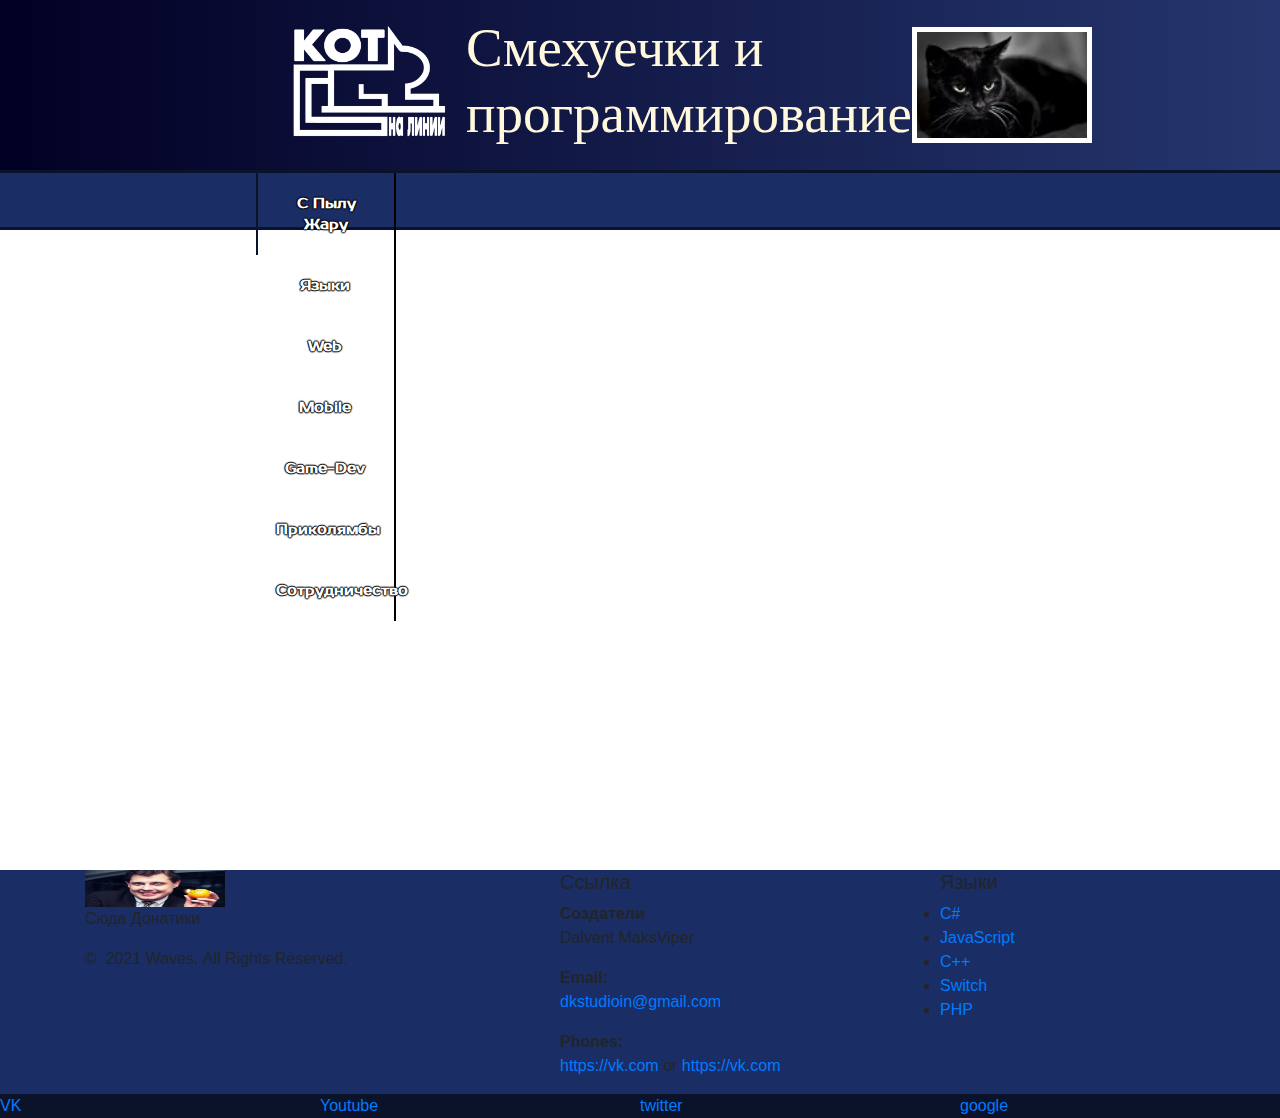
<file: index.html>
<!DOCTYPE html>
<html lang="ru">
<head>
  <meta charset="utf-8">
  <link rel="stylesheet" href="https://stackpath.bootstrapcdn.com/bootstrap/4.3.1/css/bootstrap.min.css" integrity="sha384-ggOyR0iXCbMQv3Xipma34MD+dH/1fQ784/j6cY/iJTQUOhcWr7x9JvoRxT2MZw1T" crossorigin="anonymous">
  <meta name="viewport" content="width=device-width, initial-scale=1">
  <link rel="stylesheet" href="css/style.css">
</head>
<body>  
  <header>
    <div id="logo" class="flex-row-container flex-center-container flex-space-between-container">
      <img src="offers/IMG_3828.png" width="210">
        <div id="site-title-text">
          <h1>Смехуечки и программирование</h1>
        </div>
        <div id="header-cat"><img src="offers/kot.jpg" width="170"></div>
    </div>

    <nav>
        <div class="nav-item">С Пылу Жару</div>
        <div class="nav-item">Языки</div>
        <div class="nav-item">Web</div>
        <div class="nav-item">Mobile</div>
        <div class="nav-item">Game-Dev</div>
        <div class="nav-item">Приколямбы</div>
        <div class="nav-item">Сотрудничество</div>
    </nav>
  </header>
  <footer class="section footer-classic context-dark bg-image" style="background: #1a2d65; margin-top: 50%;">
    <div class="container">
      <div class="row row-30">
        <div class="col-md-4 col-xl-5">
          <div class="pr-xl-4"><a class="brand" href="index.html"><img class="brand-logo-light" src="offers/pon.jpg" alt="" width="140" height="37" srcset="images/agency/logo-retina-inverse-280x74.png 2x"></a>
            <p><a>Сюда Донатики</a></p>
            <!-- Rights-->
            <p class="rights"><span>©  </span><span class="copyright-year">2021</span><span> </span><span>Waves</span><span>. </span><span>All Rights Reserved.</span></p>
          </div>
        </div>
        <div class="col-md-4">
          <h5>Ссылка</h5>
          <dl class="contact-list">
            <dt>Создатели</dt>
            <dd>Dalvent MaksViper</dd>
          </dl>
          <dl class="contact-list">
            <dt>Email:</dt>
            <dd><a href="mailto:#">dkstudioin@gmail.com</a></dd>
          </dl>
          <dl class="contact-list">
            <dt>Phones:</dt>
            <dd><a href="tel:#">https://vk.com</a> <span>or</span> <a href="tel:#">https://vk.com</a>
            </dd>
          </dl>
        </div>
        <div class="col-md-4 col-xl-3">
          <h5>Языки</h5>
          <ul class="nav-list">
            <li><a href="#">С#</a></li>
            <li><a href="#">JavaScript</a></li>
            <li><a href="#">C++</a></li>
            <li><a href="#">Switch</a></li>
            <li><a href="#">PHP</a></li>
          </ul>
        </div>
      </div>
    </div>
    <div class="row no-gutters social-container" style="background: #0b132b;">
      <div class="col"><a class="social-inner" href="#"><span class="icon mdi mdi-facebook"></span><span>VK</span></a></div>
      <div class="col"><a class="social-inner" href="#"><span class="icon mdi mdi-instagram"></span><span>Youtube</span></a></div>
      <div class="col"><a class="social-inner" href="#"><span class="icon mdi mdi-twitter"></span><span>twitter</span></a></div>
      <div class="col"><a class="social-inner" href="#"><span class="icon mdi mdi-youtube-play"></span><span>google</span></a></div>
    </div>
  </footer>
</body>
</html>
</file>
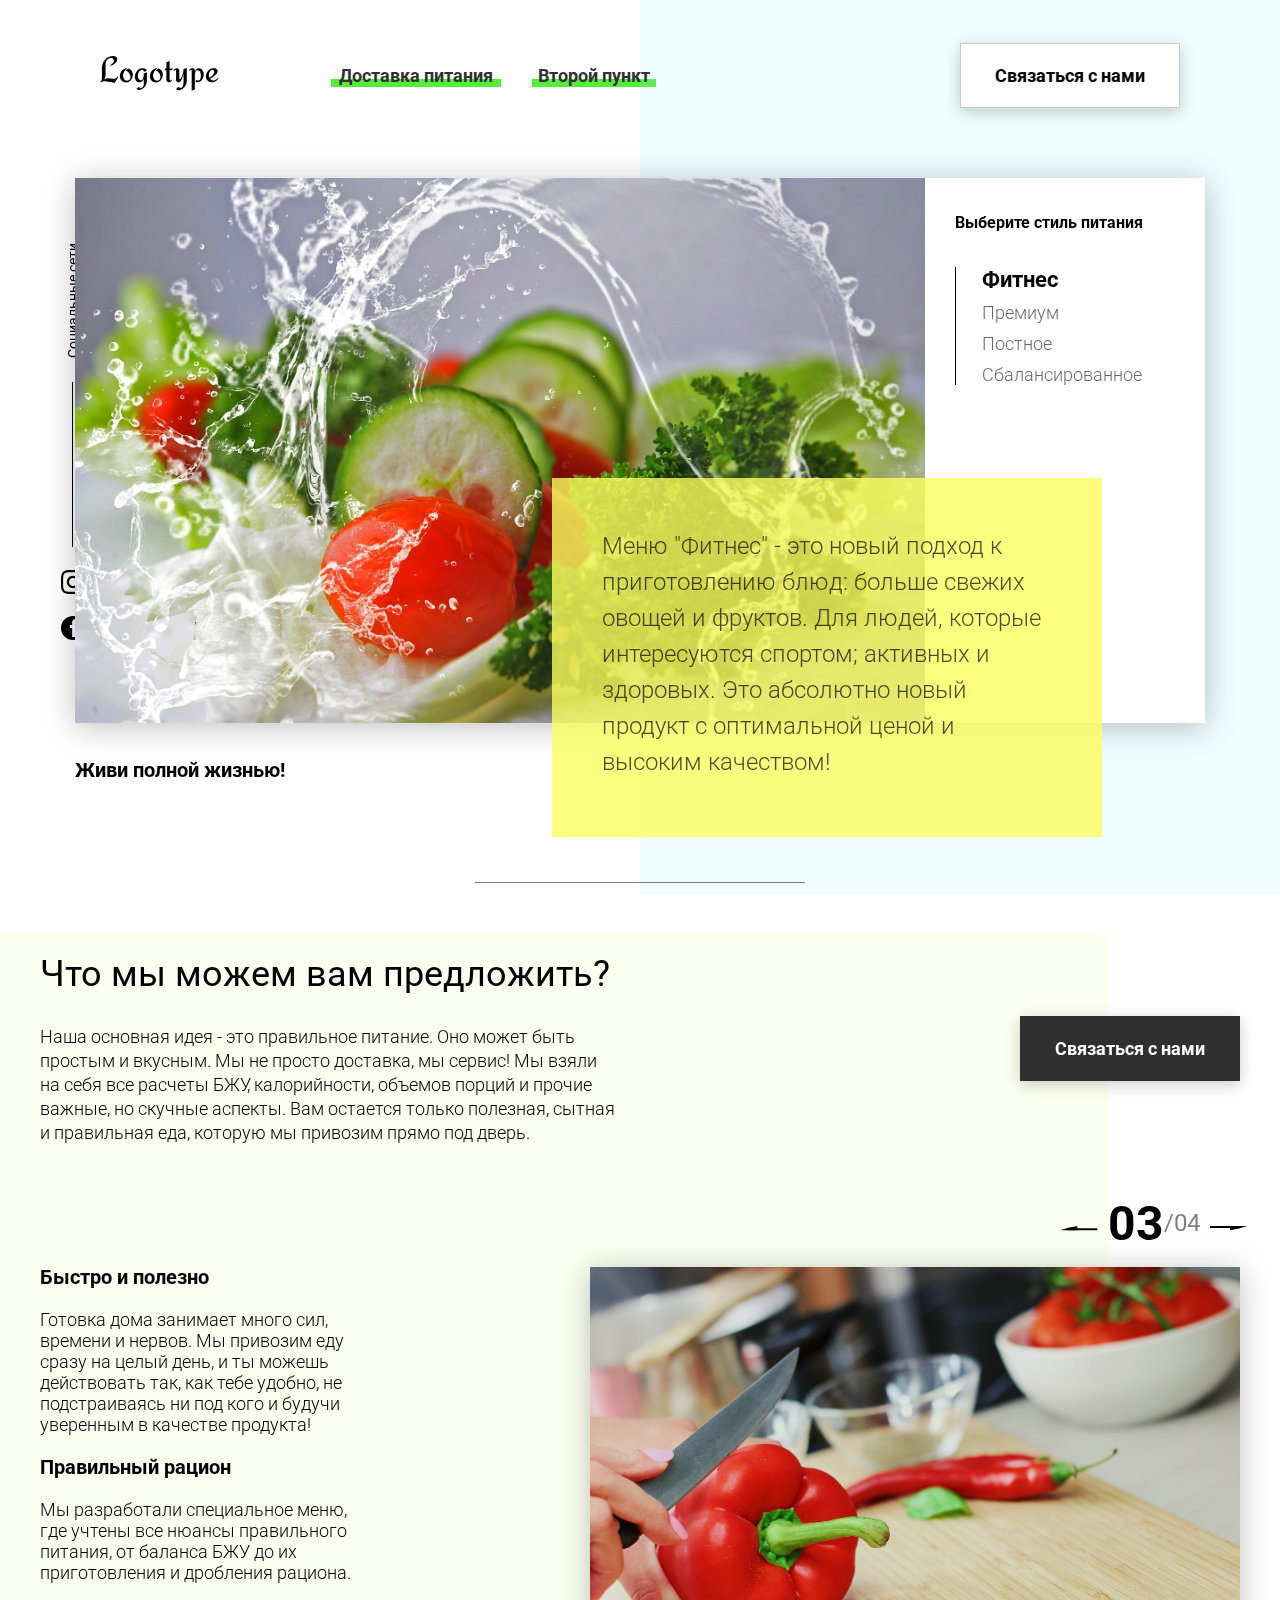
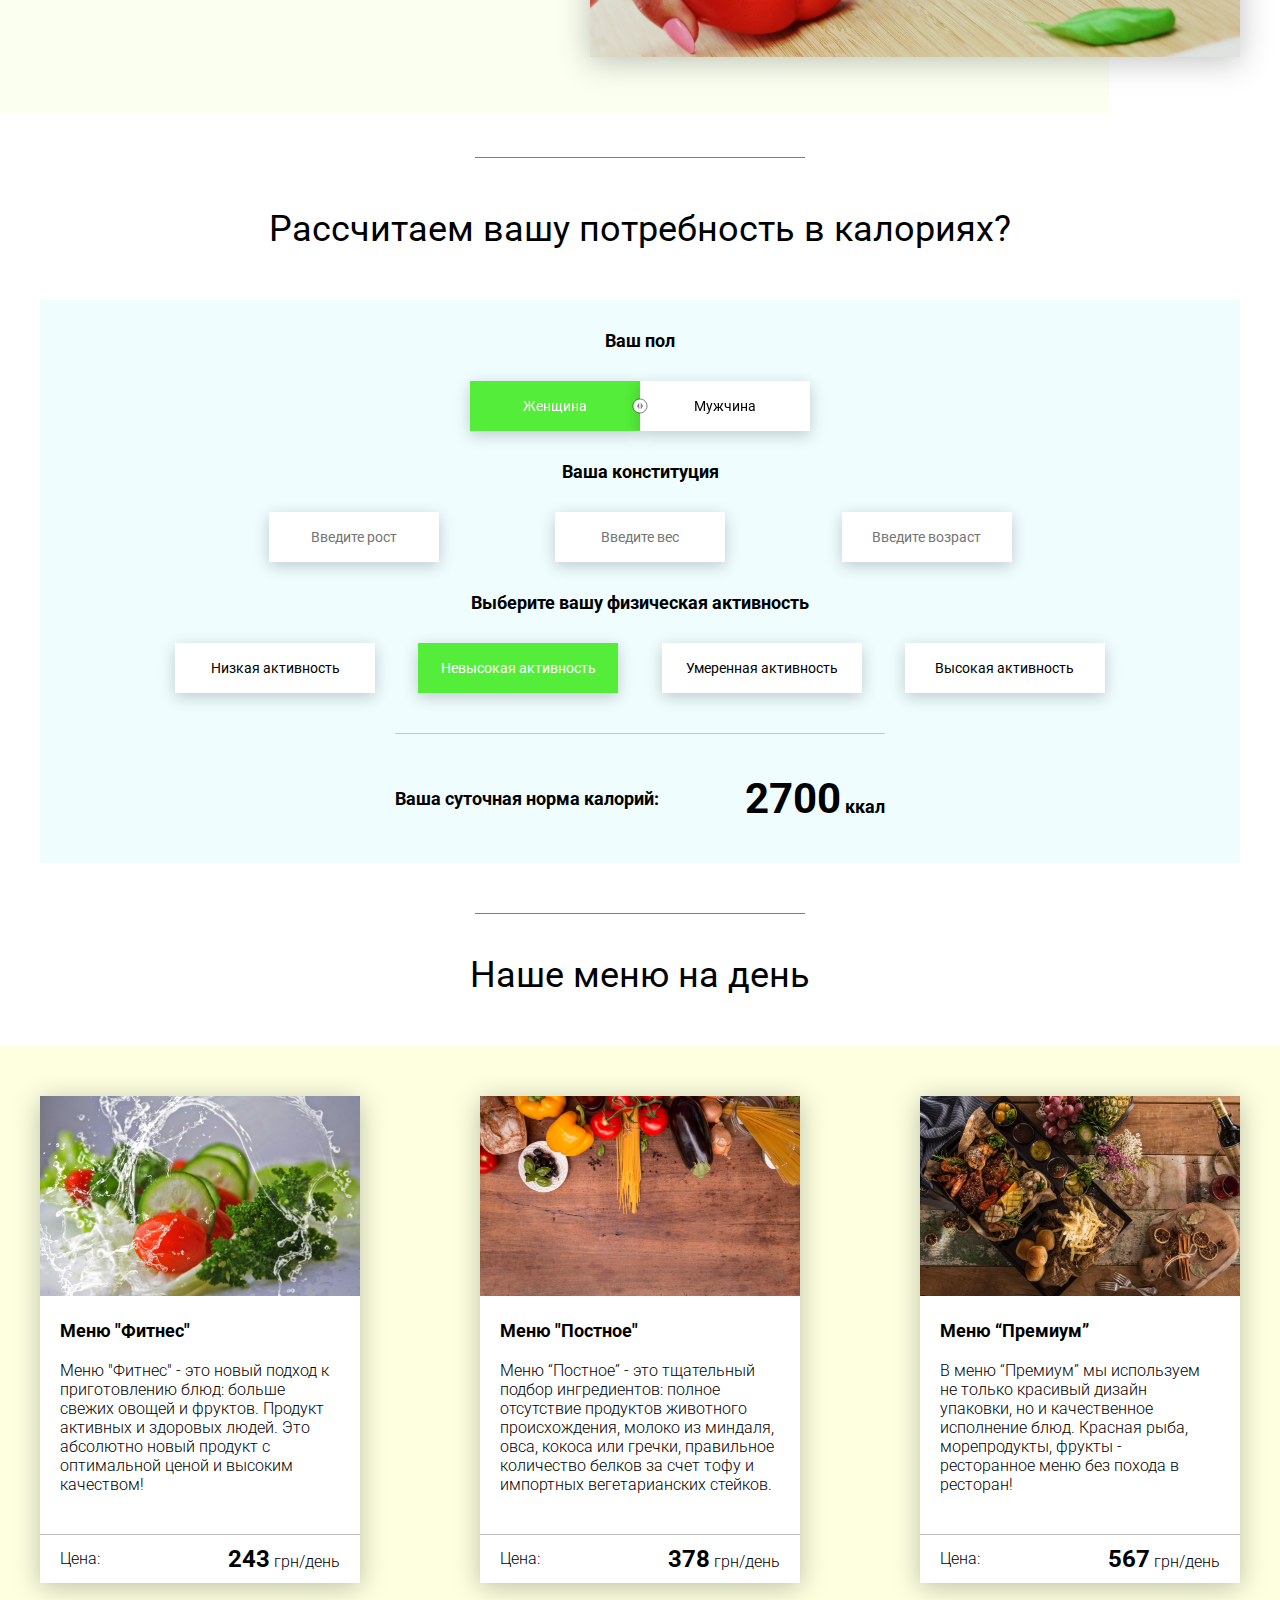
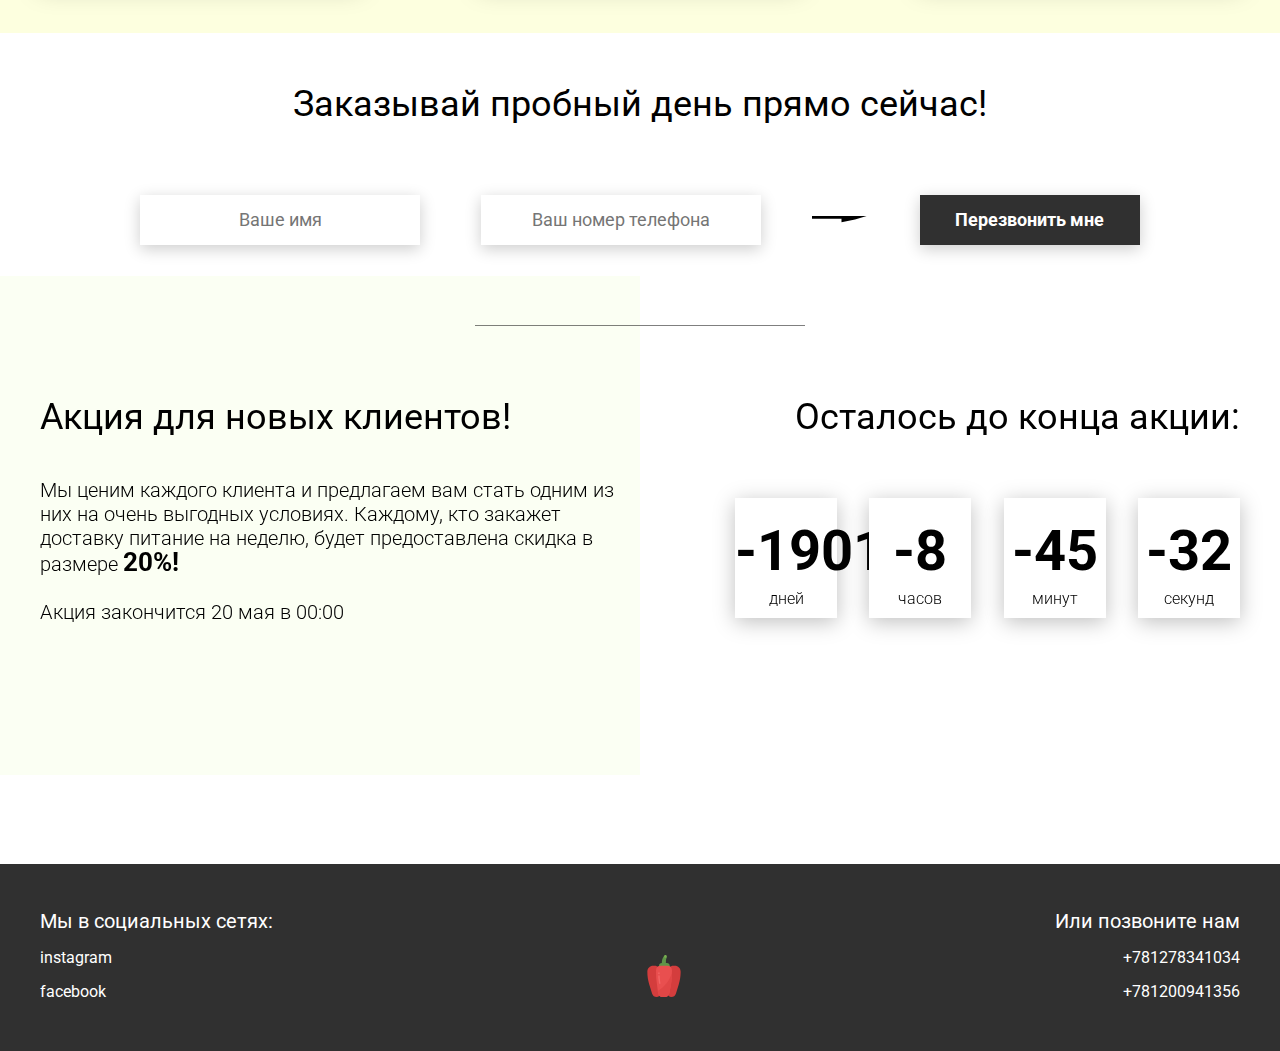
<file: Cource-master/index.html>
<!DOCTYPE html>
<html lang="en">
<head>
    <meta charset="UTF-8">
    <meta name="viewport" content="width=device-width, initial-scale=1.0">
    <title>Food</title>
    <link rel="stylesheet" href="css/style.css">
</head>
<body>
    <header class="header">
        <div class="header__left-block">
            <div class="header__logo">
                <img src="icons/logo.svg" alt="Логотип">
            </div>
            <nav class="header__links">
                <a href="#" class="header__link">Доставка питания</a>
                <a href="#" class="header__link">Второй пункт</a>
            </nav>
        </div>
        <div class="header__right-block">
            <button data-modal class="btn btn_white">Связаться с нами</button>
        </div>
    </header>
    <div class="sidepanel">
        <div class="sidepanel__text"><span>Социальные сети</span></div>
        <div class="sidepanel__divider"></div>
        <a href="#" class="sidepanel__icon">
            <img src="icons/instagram.svg" alt="instagram">
        </a>
        <a href="#" class="sidepanel__icon">
            <img src="icons/facebook.svg" alt="facebook">
        </a>
    </div>

    <div class="preview">
        <div class="bgc_blue"></div>
        <div class="container">
            <div class="tabcontainer">
                <div class="tabcontent">
                    <img src="img/tabs/vegy.jpg" alt="vegy">
                    <div class="tabcontent__descr">
                        Меню "Фитнес" - это новый подход к приготовлению блюд: больше свежих овощей и фруктов. Для людей, которые интересуются спортом; активных и здоровых. Это абсолютно новый продукт с оптимальной ценой и высоким качеством!
                    </div>
                </div>
                 <div class="tabcontent">
                    <img src="img/tabs/elite.jpg" alt="elite">
                    <div class="tabcontent__descr">
                        Меню “Премиум” - мы используем не только красивый дизайн упаковки, но и качественное исполнение блюд. Красная рыба, морепродукты, фрукты - ресторанное меню без похода в ресторан!                                     
                    </div>
                </div>
                <div class="tabcontent">
                    <img src="img/tabs/post.jpg" alt="post">
                    <div class="tabcontent__descr">
                        Наше специальное “Постное меню” - это тщательный подбор ингредиентов: полное отсутствие продуктов животного происхождения. Полная гармония с собой и природой в каждом элементе! Все будет Ом!                                     
                    </div>
                </div>
                <div class="tabcontent">
                    <img src="img/tabs/vegy.jpg" alt="vegy">
                    <div class="tabcontent__descr">
                        Меню "Сбалансированное" - это соответствие вашего рациона всем научным рекомендациям. Мы тщательно просчитываем вашу потребность в к/б/ж/у и создаем лучшие блюда для вас.
                    </div>
                </div> 
                <div class="tabheader">
                    <h3>Выберите стиль питания</h3>
                    <div class="tabheader__items">
                        <div class="tabheader__item tabheader__item_active">Фитнес</div>
                        <div class="tabheader__item">Премиум</div>
                        <div class="tabheader__item">Постное</div>
                        <div class="tabheader__item">Сбалансированное</div>
                    </div>
                </div>
            </div>
            <div class="preview__life">Живи полной жизнью!</div>
        </div>
    </div>

    <div class="divider"></div>

    <div class="offer">
        <div class="bgc_y"></div>
        <div class="container">
            <div class="offer__text">
                <h2 class="title">Что мы можем вам предложить?</h2>
                <div class="offer__descr">
                    Наша основная идея - это правильное питание. Оно может быть простым и вкусным. Мы не просто доставка, мы сервис! Мы взяли на себя все расчеты БЖУ, калорийности, объемов порций и прочие важные, но скучные аспекты. Вам остается только полезная, сытная и правильная еда, которую мы привозим прямо под дверь.
                </div>
            </div>
            <div class="offer__action">
                <button data-modal class="btn btn_dark">Связаться с нами</button>
            </div>
        </div>
        <div class="container">
            <div class="offer__advantages">
                <h2>Быстро и полезно</h2>
                <div class="offer__advantages-text">
                    Готовка дома занимает много сил, времени и нервов. Мы привозим еду сразу на целый день, и ты можешь действовать так, как тебе удобно, не подстраиваясь ни под кого и будучи уверенным в качестве продукта!
                </div>
                <h2>Правильный рацион</h2>
                <div class="offer__advantages-text">
                    Мы разработали специальное меню, где учтены все нюансы правильного питания, от баланса БЖУ до их приготовления и дробления рациона.
                </div>
            </div>
            <div class="offer__slider">
                <div class="offer__slider-counter">
                    <div class="offer__slider-prev">
                        <img src="icons/left.svg" alt="prev">
                    </div>
                    <span id="current">03</span>
                    /
                    <span id="total">04</span>
                    <div class="offer__slider-next">
                        <img src="icons/right.svg" alt="next">
                    </div>
                </div>
                <div class="offer__slider-wrapper">
                    <div class="offer__slide">
                        <img src="img/slider/pepper.jpg" alt="pepper">
                    </div>
                    <!-- <div class="offer__slide">
                        <img src="img/slider/food-12.jpg" alt="food">
                    </div>
                    <div class="offer__slide">
                        <img src="img/slider/olive-oil.jpg" alt="oil">
                    </div>
                    <div class="offer__slide">
                        <img src="img/slider/paprika.jpg" alt="paprika">
                    </div> -->
                </div>
            </div>
        </div>
    </div>

    <div class="divider"></div>

    <div class="calculating">
        <div class="container">
            <h2 class="title">Рассчитаем вашу потребность в калориях?
            </h2>
            <div class="calculating__field">
                <div class="calculating__subtitle">
                    Ваш пол
                </div>
                <div class="calculating__choose" id="gender">
                    <div class="calculating__choose-item calculating__choose-item_active">Женщина</div>
                    <div class="calculating__choose-item">Мужчина</div>
                </div>

                <div class="calculating__subtitle">
                    Ваша конституция
                </div>
                <div class="calculating__choose calculating__choose_medium">
                    <input type="text" id="height" placeholder="Введите рост" class="calculating__choose-item">
                    <input type="text" id="weight" placeholder="Введите вес"  class="calculating__choose-item">
                    <input type="text" id="age" placeholder="Введите возраст" class="calculating__choose-item">
                </div>

                <div class="calculating__subtitle">
                    Выберите вашу физическая активность
                </div>
                <div class="calculating__choose calculating__choose_big">
                    <div id="low" class="calculating__choose-item">Низкая активность </div>
                    <div id="small"  class="calculating__choose-item calculating__choose-item_active">Невысокая активность</div>
                    <div id="medium" class="calculating__choose-item">Умеренная активность</div>
                    <div id="high" class="calculating__choose-item">Высокая активность</div>
                </div>

                <div class="calculating__divider"></div>

                <div class="calculating__total">
                    <div class="calculating__subtitle">
                        Ваша суточная норма калорий:
                    </div>
                    <div class="calculating__result">
                        <span>2700</span> ккал
                    </div>
                </div>
            </div>
        </div>
    </div>

    <div class="divider"></div>

    <div class="menu">
        <h2 class="title">Наше меню на день</h2>

        <div class="menu__field">
            <div class="container">
                
            </div>
        </div>
    </div>

    <div class="order">
        <div class="container">
            <div class="title">Заказывай пробный день прямо сейчас!</div>
            <form action="#" class="order__form">
                <input required placeholder="Ваше имя" name="name" type="text" class="order__input">
                <input required placeholder="Ваш номер телефона" name="phone" type="phone" class="order__input">
                <img src="icons/right.svg" alt="right">
                <button class="btn btn_dark btn_min">Перезвонить мне</button>
            </form>
        </div>
    </div>

    <div class="divider"></div>

    <div class="promotion">
        <div class="bgc_y"></div>
        <div class="container">
            <div class="promotion__text">
                <div class="title">Акция для новых клиентов!</div>
                <div class="promotion__descr">
                    Мы ценим каждого клиента и предлагаем вам стать одним из них на очень выгодных условиях. 
                    Каждому, кто закажет доставку питание на неделю, будет предоставлена скидка в размере <span>20%!</span>
                    <br><br>
                    Акция закончится 20 мая в 00:00
                </div>
            </div>
            <div class="promotion__timer">
                <div class="title">Осталось до конца акции:</div>
                <div class="timer">
                    <div class="timer__block">
                        <span id="days">12</span>
                        дней
                    </div>
                    <div class="timer__block">
                        <span id="hours">20</span>
                        часов
                    </div>
                    <div class="timer__block">
                        <span id="minutes">56</span>
                        минут
                    </div>
                    <div class="timer__block">
                        <span id="seconds">20</span>
                        секунд
                    </div>
                </div>
            </div>
        </div>
    </div>

    <footer class="footer">
        <div class="container">
            <div class="social">
                <div class="subtitle">Мы в социальных сетях:</div>
                <a href="#" class="link">instagram</a>
                <a href="#" class="link">facebook</a>
            </div>
            <div class="pepper">
                <img src="icons/veg.svg" alt="pepper">
            </div>
            <div class="call">
                <div class="subtitle">Или позвоните нам</div>
                <a href="#" class="link">+781278341034</a>
                <a href="#" class="link">+781200941356</a>
            </div>
        </div>
    </footer>

    <div class="modal">
        <div class="modal__dialog">
            <div class="modal__content">
                <form action="#">
                    <div modal-close class="modal__close">&times;</div>
                    <div class="modal__title">Мы свяжемся с вами как можно быстрее!</div>
                    <input required placeholder="Ваше имя" name="name" type="text" class="modal__input">
                    <input required placeholder="Ваш номер телефона" name="phone" type="phone" class="modal__input">
                    <button class="btn btn_dark btn_min">Перезвонить мне</button>
                </form>
            </div>
        </div>
    </div>
    <script src="js/script.js"></script>
</body>
</html>
</file>
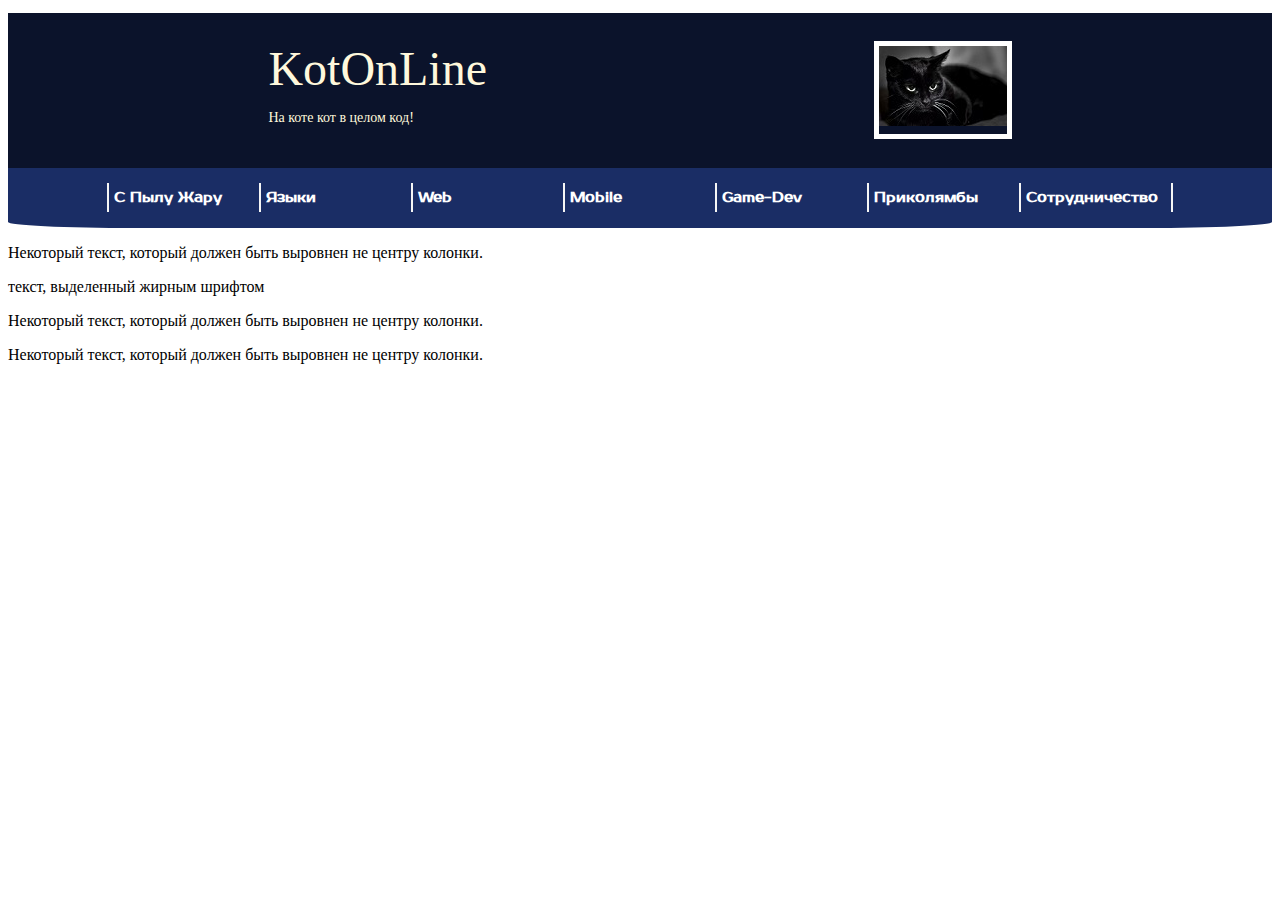
<file: KotOnLine/index.html>
<!DOCTYPE html>
<html lang="ru">
<head>
<meta charset="utf-8">
<meta name="author" content="Mnogoblog">
<meta name="viewport" content="width=device-width, initial-scale=1">
<meta http-equiv="x-ua-compatible" content="ie=edge">
<link rel="stylesheet" href="css/style.css">
<link rel="stylesheet" href="https://stackpath.bootstrapcdn.com/bootstrap/4.1.1/css/bootstrap.min.css" 
integrity="sha384-WskhaSGFgHYWDcbwN70/dfYBj47jz9qbsMId/iRN3ewGhXQFZCSftd1LZCfmhktB" crossorigin="anonymous">
<link rel="preconnect" href="https://fonts.gstatic.com">
<link href="https://fonts.googleapis.com/css2?family=Amatic+SC&family=Permanent+Marker&display=swap" rel="stylesheet">
<script src="https://code.jquery.com/jquery-3.3.1.slim.min.js" 
integrity="sha384-q8i/X+965DzO0rT7abK41JStQIAqVgRVzpbzo5smXKp4YfRvH+8abtTE1Pi6jizo" crossorigin="anonymous">
</script>
</head>
<body>  
  <header >
    <div class="pre-nav">
        <div class="h centerius">KotOnLine
          <p>На коте кот в целом код!</p>
        </div>
        <div class="kot centerius"><img src="offers/kot.jpg" alt=""></div>
    </div>

    <div class="navigater">
        <div class="item">С Пылу Жару</div>
        <div class="item">Языки</div>
        <div class="item">Web</div>
        <div class="item">Mobile</div>
        <div class="item">Game-Dev</div>
        <div class="item">Приколямбы</div>
        <div class="item">Сотрудничество</div>
        
    </div>
  </header> 

  <div class="container">
        <div class="row justify-content-center ">
            <div class="col my-auto">
            <p>Некоторый текст, который должен быть выровнен не центру 
            колонки.</p>текст, выделенный жирным шрифтом</div>
            <div class="col my-auto">
            <p>Некоторый текст, который должен быть выровнен не центру 
            колонки.</p></div>
            <div class="col my-auto">
            <p>Некоторый текст, который должен быть выровнен не центру 
            колонки.</p></div>
            </div>
        </div>
  </div>
    </body>
    </html>
</file>
<file: css/style.css>
@import url('https://fonts.googleapis.com/css2?family=Press+Start+2P&family=Prosto+One&display=swap%27');

* {
    padding: 0;
    margin: 0;
}

.flex-row-container {
    display: flex;
    flex-direction: row;
}

.flex-center-container {
    align-items: center;
}

.flex-space-between-container {
    justify-content:space-between;
}

.flex-column-container {
    display: flex;
    flex-direction: column;
}

header {
    background: rgb(2,0,36);
    background: linear-gradient(90deg, rgba(2,0,36,1) 0%, rgba(37,54,110,1) 100%);
}

#logo,
nav {
    padding-left: 20%; 
    padding-right: 20%; 
}

#logo {
    color: cornsilk;
    height: 170px;
    font-family: 'Permanent Marker', cursive;
}

#site-title-text>h1 {
    font-size: 55px;
}
#site-title-text>p {
    font-size: 18px;
}

nav {
    border-top: 3px solid #0b132b;
    border-bottom: 3px solid #0b132b;
    background: #1a2d65;
    height: 60px;
}

#header-cat {
    height: auto;
    border: 5px solid white;
}

.nav-item:first-child {
    border-left: 2px solid #0b132b;
}

.nav-item {
    color: #ffffff;
    font-size: 14px;
    border-right: 2px solid black;
    padding: 20px 20px 20px 20px;
    font-weight: bold;
    font-family: 'Prosto One', cursive;
    width: 140px;
    text-align: center;
    text-shadow: 1px 0 1px #000, 0 1px 1px #000, -1px 0 1px #000, 0 -1px 1px #000;
}

.nav-item:hover {
    background: rgb(92,87,184);
    background: radial-gradient(circle, #49a8ac 0%, rgba(26,45,101,1) 100%);
}
</file>
<file: Cource-master/css/style.css>
@import url(https://fonts.googleapis.com/css?family=Roboto:300,400,700&display=swap&subset=cyrillic-ext);
* {
  box-sizing: border-box;
  margin: 0;
  padding: 0;
  font-family: Roboto, sans-serif;
}
a {
  text-decoration: none;
}
.btn {
  width: 220px;
  height: 65px;
  display: flex;
  justify-content: center;
  align-items: center;
  background-color: #fff;
  font-size: 18px;
  font-weight: 700;
  border: 1px solid rgba(0, 0, 0, 0.2);
  box-shadow: 0 4px 15px rgba(0, 0, 0, 0.2);
  cursor: pointer;
  transition: 0.3s all;
  outline: 0;
}
.btn_white {
  background-color: #fff;
}
.btn_dark {
  background-color: #303030;
  color: #fff;
  border: none;
}
.btn_min {
  height: 50px;
}
.btn:hover {
  box-shadow: 0 4px 30px rgba(0, 0, 0, 0.3);
}
.container {
  max-width: 1200px;
  margin: 0 auto;
}
.divider {
  width: 330px;
  height: 1px;
  margin: 0 auto;
  background-color: rgba(0, 0, 0, 0.5);
}
.title {
  font-size: 36px;
  font-weight: 400;
}
.header {
  display: flex;
  justify-content: space-between;
  align-items: center;
  height: 150px;
  padding: 0 100px;
}
.header__left-block {
  display: flex;
  justify-content: space-between;
  min-width: 550px;
}
.header__logo {
  max-width: 170px;
}
.header__logo img {
  width: 100%;
}
.header__links {
  display: flex;
  align-items: center;
}
.header__link {
  position: relative;
  margin-right: 45px;
  font-weight: 700;
  font-size: 18px;
  color: #303030;
}
.header__link:after {
  content: "";
  position: absolute;
  display: block;
  width: 110%;
  left: -5%;
  bottom: -1px;
  z-index: -1;
  height: 8px;
  background: #54ed39;
}
.header__link:last-child {
  margin-right: 0;
}
.sidepanel {
  position: fixed;
  left: 60px;
  top: 240px;
  height: 400px;
  width: 25px;
  display: flex;
  flex-direction: column;
  justify-content: space-between;
  align-items: center;
}
.sidepanel__text {
  width: 120px;
  height: 120px;
  font-size: 14px;
}
.sidepanel__text span {
  display: flex;
  transform: rotate(-90deg) translateX(-50px);
}
.sidepanel__divider {
  width: 1px;
  height: 165px;
  background-color: #000;
}
.sidepanel__icon {
  width: 24px;
  height: 24px;
}
.sidepanel__icon img {
  width: 100%;
}
.preview {
  padding: 28px 0 100px 0;
  position: relative;
}
.preview__life {
  font-weight: 700;
  font-size: 20px;
  margin-left: 35px;
  margin-top: 35px;
}
.bgc_blue {
  position: absolute;
  right: 0;
  top: -155px;
  width: 50vw;
  height: 900px;
  background: rgba(146, 242, 255, 0.15);
  z-index: -1;
}
.tabcontainer {
  display: flex;
  width: 1130px;
  margin: 0 auto;
  box-shadow: 0 4px 30px rgba(0, 0, 0, 0.25);
}
.tabcontent {
  width: 850px;
  position: relative;
}
.tabcontent img {
  width: 100%;
  height: 100%;
  object-fit: cover;
}
.tabcontent__descr {
  position: absolute;
  top: 300px;
  right: -177px;
  width: 550px;
  height: 359px;
  background: rgba(251, 254, 93, 0.8);
  padding: 50px;
  font-size: 24px;
  font-weight: 300;
  line-height: 36px;
  color: rgba(0, 0, 0, 0.7);
}
.tabheader {
  width: 280px;
  padding: 35px 30px;
  background-color: #fff;
}
.tabheader h3 {
  font-weight: 700;
  font-size: 16px;
}
.tabheader__items {
  margin-top: 35px;
  padding-left: 26px;
  border-left: 1px solid #000;
}
.tabheader__item {
  font-weight: 700;
  font-size: 18px;
  font-weight: 300;
  margin-top: 10px;
  color: rgba(0, 0, 0, 0.6);
  cursor: pointer;
  transition: 0.3s all;
}
.tabheader__item_active {
  color: #000;
  font-size: 22px;
  font-weight: 700;
}
.offer {
  padding: 70px 0 100px 0;
  position: relative;
}
.offer .container {
  display: flex;
  justify-content: space-between;
}
.offer .bgc_y {
  position: absolute;
  width: 1109px;
  height: 780px;
  background: rgba(243, 255, 222, 0.45);
  z-index: -1;
  top: 50px;
}
.offer__text {
  width: 580px;
}
.offer__descr {
  font-size: 18px;
  margin-top: 30px;
  font-weight: 300;
  line-height: 24px;
}
.offer__action {
  display: flex;
  align-items: center;
  justify-content: flex-end;
}
.offer__advantages {
  width: 330px;
  margin-top: 50px;
}
.offer__advantages h2 {
  font-weight: 700;
  font-size: 20px;
  margin-top: 20px;
}
.offer__advantages h2:first-child {
  margin-top: 70px;
}
.offer__advantages-text {
  margin-top: 20px;
  font-size: 18px;
  font-weight: 300;
  line-height: 21px;
}
.offer__slider {
  width: 650px;
  margin-top: 50px;
  display: flex;
  flex-direction: column;
  align-items: flex-end;
}
.offer__slider-counter {
  display: flex;
  width: 180px;
  align-items: center;
  font-size: 24px;
  color: rgba(0, 0, 0, 0.5);
}
.offer__slider-wrapper {
  width: 100%;
  margin-top: 15px;
  box-shadow: 0 4px 30px rgba(0, 0, 0, 0.25);
}
.offer__slider-prev {
  margin-right: 10px;
  cursor: pointer;
}
.offer__slider-next {
  margin-left: 10px;
  cursor: pointer;
}
.offer__slider #current {
  font-size: 48px;
  font-weight: 700;
  color: #000;
}
.offer__slide {
  width: 100%;
  height: 390px;
}
.offer__slide img {
  width: 100%;
  height: 100%;
  object-fit: cover;
}
.calculating {
  padding: 50px 0;
}
.calculating .title {
  text-align: center;
}
.calculating__field {
  width: 100%;
  margin-top: 50px;
  background: rgba(146, 242, 255, 0.15);
  padding: 30px 0 40px 0;
}
.calculating__subtitle {
  text-align: center;
  font-size: 18px;
  font-weight: 700;
  margin-top: 30px;
}
.calculating__subtitle:first-child {
  margin-top: 0;
}
.calculating #gender:after {
  content: "";
  position: absolute;
  top: 50%;
  transform: translateY(-50%);
  display: block;
  width: 16px;
  height: 16px;
  background: url(../icons/switch.svg) center center/cover no-repeat;
}
.calculating__choose {
  position: relative;
  display: flex;
  margin-top: 30px;
  justify-content: center;
}
.calculating__choose-item {
  display: flex;
  align-items: center;
  justify-content: center;
  width: 170px;
  height: 50px;
  padding: 0 10px;
  background: #fff;
  box-shadow: 0 4px 15px rgba(0, 0, 0, 0.2);
  border: none;
  text-align: center;
  font-size: 14px;
  cursor: pointer;
  outline: 0;
  transition: 0.3s all;
}
.calculating__choose-item_active {
  color: #fff;
  background-color: #54ed39;
}
.calculating__choose_medium {
  width: 743px;
  justify-content: space-between;
  margin: 30px auto 0 auto;
}
.calculating__choose_big {
  width: 930px;
  justify-content: space-between;
  margin: 30px auto 0 auto;
}
.calculating__choose_big .calculating__choose-item {
  width: 200px;
}
.calculating__divider {
  width: 490px;
  height: 1px;
  margin: 40px auto;
  background-color: rgba(0, 0, 0, 0.2);
}
.calculating__total {
  width: 490px;
  margin: 0 auto;
  display: flex;
  justify-content: space-between;
  align-items: center;
}
.calculating__result {
  font-size: 18px;
  font-weight: 700;
}
.calculating__result span {
  font-size: 42px;
}
.menu {
  padding: 40px 0 50px 0;
}
.menu .container {
  display: flex;
  justify-content: space-between;
  align-items: flex-start;
}
.menu .title {
  text-align: center;
}
.menu__field {
  margin-top: 50px;
  padding: 50px 0;
  width: 100%;
  background: rgba(249, 254, 126, 0.25);
}
.menu__item {
  width: 320px;
  min-height: 450px;
  background: #fff;
  box-shadow: 0 4px 25px rgba(0, 0, 0, 0.25);
  font-size: 16px;
  font-weight: 300;
}
.menu__item img {
  width: 100%;
  height: 200px;
  object-fit: cover;
}
.menu__item-subtitle {
  font-weight: 700;
  font-size: 18px;
  padding: 0 20px;
  margin-top: 20px;
}
.menu__item-descr {
  margin-top: 20px;
  padding: 0 20px;
}
.menu__item-divider {
  width: 100%;
  height: 1px;
  background-color: rgba(0, 0, 0, 0.25);
  margin-top: 40px;
}
.menu__item-price {
  display: flex;
  justify-content: space-between;
  align-items: center;
  padding: 10px 20px;
}
.menu__item-price span {
  font-size: 24px;
  font-weight: 700;
}
.order {
  padding-bottom: 80px;
}
.order .title {
  text-align: center;
}
.order__form {
  margin-top: 70px;
  padding: 0 100px;
  display: flex;
  justify-content: space-between;
  align-items: center;
}
.order__form img {
  transform: scale(1.5);
}
.order__input {
  width: 280px;
  height: 50px;
  background: #fff;
  box-shadow: 0 4px 15px rgba(0, 0, 0, 0.2);
  border: none;
  font-size: 18px;
  text-align: center;
  padding: 0 20px;
  outline: 0;
}
.promotion {
  padding: 70px 0 240px 0;
  position: relative;
}
.promotion .container {
  display: flex;
}
.promotion .bgc_y {
  position: absolute;
  width: 50%;
  height: 499px;
  background: rgba(243, 255, 222, 0.35);
  z-index: -1;
  top: -50px;
  left: 0;
}
.promotion__text {
  width: 50%;
}
.promotion__descr {
  margin-top: 40px;
  font-size: 20px;
  line-height: 24px;
  font-weight: 300;
}
.promotion__descr span {
  font-weight: 700;
  font-size: 26px;
}
.promotion__timer {
  width: 50%;
}
.promotion__timer .title {
  text-align: right;
}
.promotion__timer .timer {
  margin-top: 60px;
  padding-left: 95px;
  display: flex;
  justify-content: space-between;
  align-items: center;
}
.promotion__timer .timer__block {
  width: 102px;
  height: 120px;
  background: #fff;
  box-shadow: 0 4px 20px rgba(0, 0, 0, 0.25);
  font-size: 16px;
  font-weight: 300;
  text-align: center;
}
.promotion__timer .timer__block span {
  display: block;
  margin-top: 20px;
  margin-bottom: 5px;
  font-size: 56px;
  font-weight: 700;
}
.footer {
  min-height: 180px;
  background-color: #303030;
  padding: 45px 0 50px 0;
  color: #fff;
}
.footer .container {
  height: 100%;
  display: flex;
  justify-content: space-between;
  align-items: flex-end;
}
.footer .subtitle {
  font-size: 20px;
}
.footer .link {
  display: block;
  margin-top: 15px;
  font-size: 16px;
  color: #fff;
}
.footer .call {
  text-align: right;
}
.modal {
  position: fixed;
  top: 0;
  left: 0;
  z-index: 1050;
  display: none;
  width: 100%;
  height: 100%;
  overflow: hidden;
  background-color: rgba(0, 0, 0, 0.5);
}
.modal__dialog {
  max-width: 500px;
  margin: 40px auto;
}
.modal__content {
  position: relative;
  width: 100%;
  padding: 40px;
  background-color: #fff;
  border: 1px solid rgba(0, 0, 0, 0.2);
  border-radius: 4px;
  max-height: 80vh;
  overflow-y: auto;
}
.modal__close {
  position: absolute;
  top: 8px;
  right: 14px;
  font-size: 30px;
  color: #000;
  opacity: 0.5;
  font-weight: 700;
  border: none;
  background-color: transparent;
  cursor: pointer;
}
.modal__title {
  text-align: center;
  font-size: 22px;
  text-transform: uppercase;
}
.modal__input {
  display: block;
  margin: 20px auto 20px auto;
  width: 280px;
  height: 50px;
  background: #fff;
  box-shadow: 0 4px 15px rgba(0, 0, 0, 0.2);
  border: none;
  font-size: 18px;
  text-align: center;
  padding: 0 20px;
  outline: 0;
}
.modal .btn {
  display: block;
  width: 280px;
  margin: 0 auto;
}
.show{
  display: block;
}
.hide{
  display: none;
}
.fade{
  animation-name: fade;
  animation-duration: 1.5s;
}
@keyframes fade{from{opacity: 0.1;} to {opacity: 1;}}
</file>
<file: KotOnLine/css/style.css>
@import url('https://fonts.googleapis.com/css2?family=Press+Start+2P&family=Prosto+One&display=swap%27');

header .navigater {
    display: flex;
    justify-content: center;
    background: #1a2d65;
    height: 60px;
    border-bottom-left-radius:10%;
    border-bottom-right-radius:10%;
}

header .pre-nav {
    display: flex;
    justify-content:space-between;
    padding: 1%;
    margin-top: 1%;
    font-size: 16px;
    background: #0b132b;
    color: cornsilk;
    height: 130px;
    align-items: center;
    font-family: 'Permanent Marker', cursive;
}

header .pre-nav .h
{
    font-size: 3em;
    margin-left: 20%; 
}

header .pre-nav .h p
{
    font-size: 14px;

}

header .pre-nav .kot
{
    font-size: 2em;
    margin-right: 20%;
    height: auto;
    border: 5px solid white;
}

.item:first-child
{
    border-left: 2px solid whitesmoke;
}

.item {
    background: #1a2d65;
    font-size: 1em;
    color: #fff;
    font-size: 14px;
    border-right: 2px solid whitesmoke;
    padding: 5px;
    font-weight: 800;
    font-family: 'Prosto One', cursive;
    width: 140px;
    align-self: center;
}

.item:hover {
   
 border-bottom: 5px solid white;
 border-radius: -40px;
}


header .pre-nav .info-bar {
    display: flex;
    justify-content:flex-end;
    margin-left: 60%;
}

header .pre-nav .info-bar a{
    margin-left: 15%;
    font-size: 20px;
    text-decoration: none;
}

.item-unique
{
    background: #33a333;
    font-size: 24px;
    color: rgb(255, 255, 255);
    margin-right: 5%;
    padding: 10px;
    font-style: italic;
    font-weight: 700; 
}

.item-donat
{
    background: #33a333;
    font-size: 24px;
    color: rgb(255, 255, 255);
    margin-right: 5%;
    padding: 10px;
    font-style: italic;
    font-weight: 700;    
}
</file>
